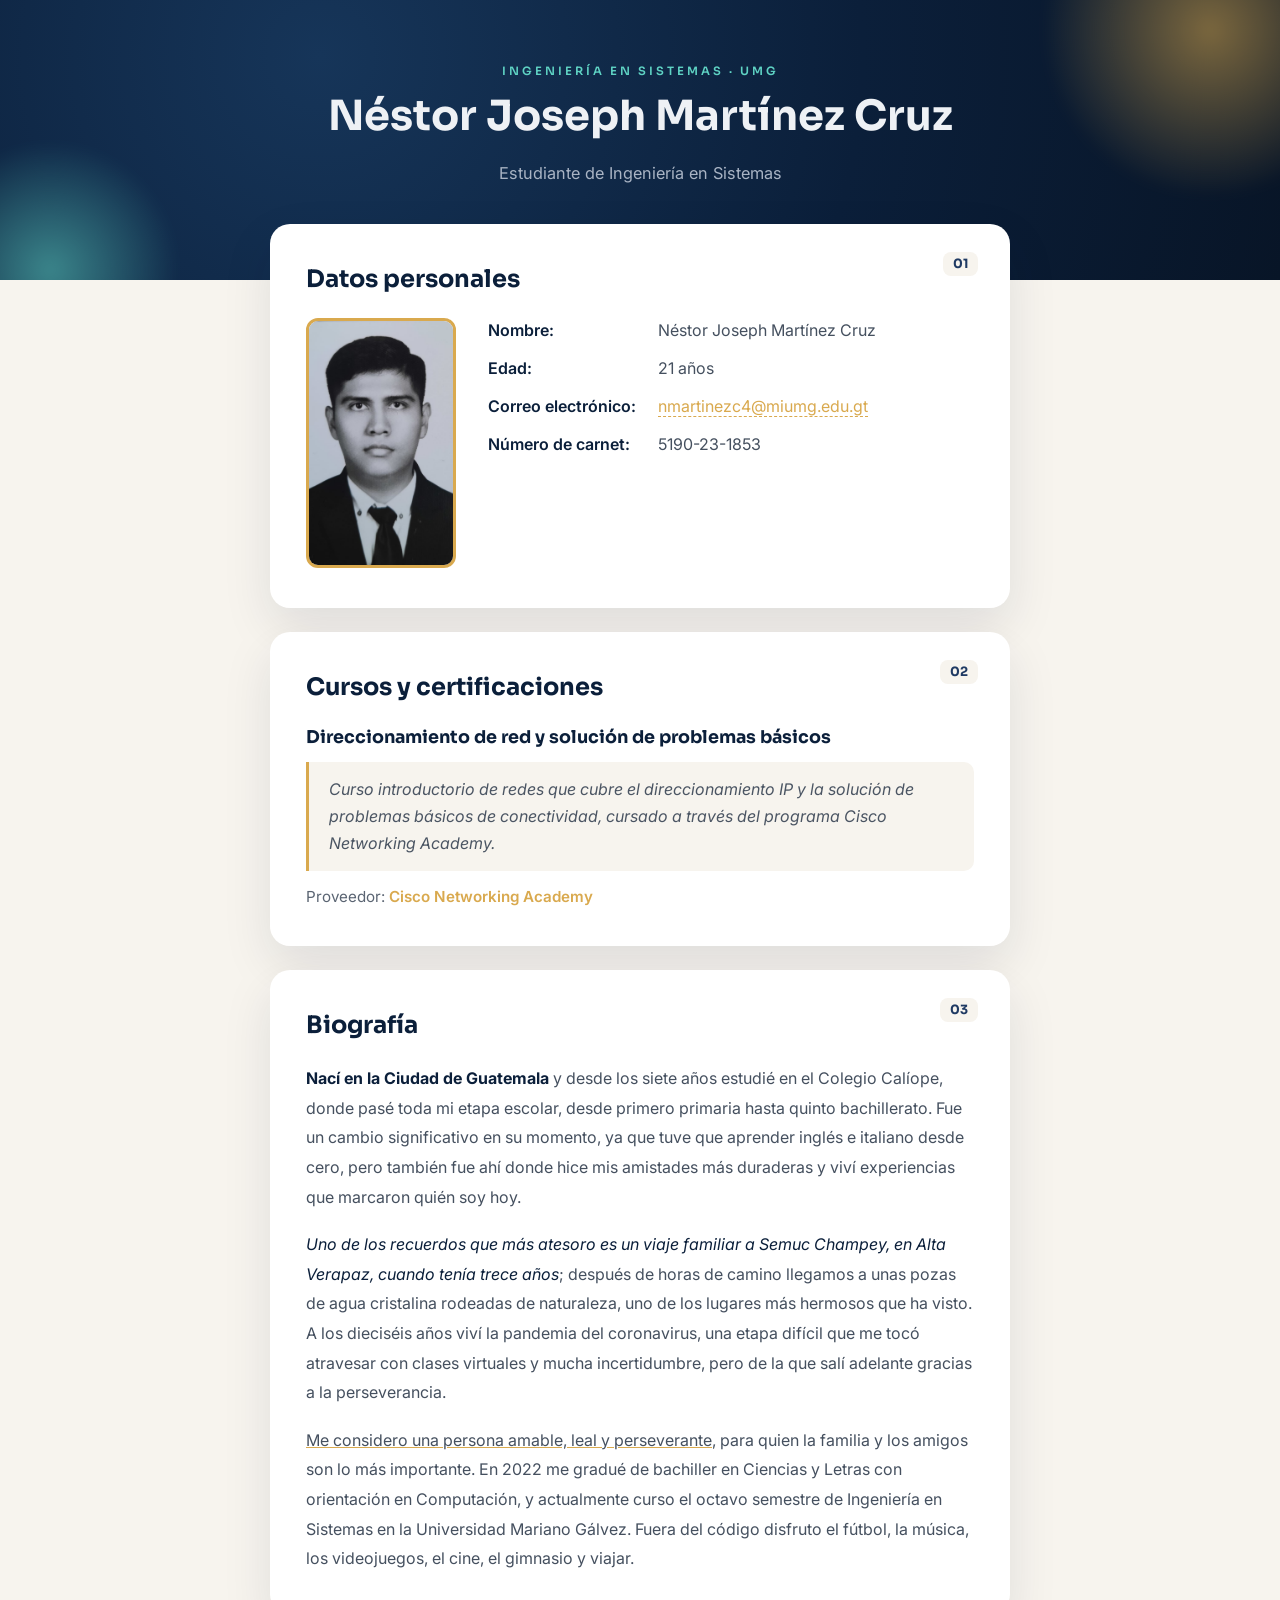
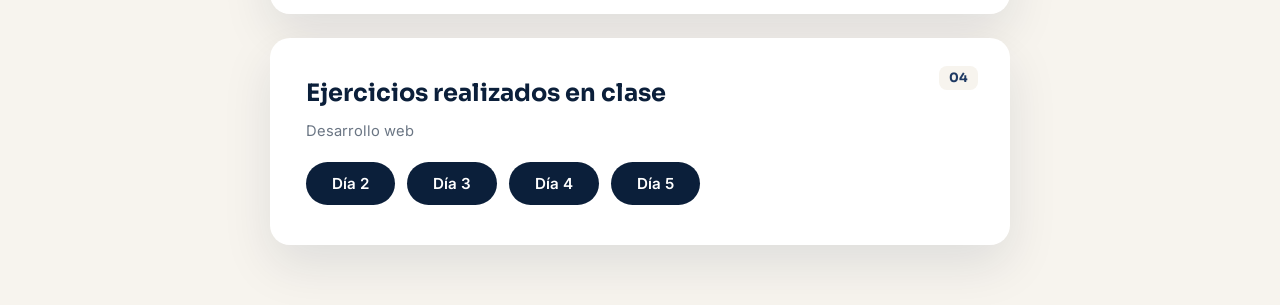
<file: paginapersonal/index.html>
<!DOCTYPE html>
<!-- lang="es": Define el idioma principal del documento como español -->
<html lang="es">
<head>
    <!-- <meta charset="UTF-8">: Permite la visualización de tildes, eñes y caracteres especiales -->
    <meta charset="UTF-8">
    <!-- <meta name="viewport">: Ajusta la escala y dimensiones para dispositivos móviles (Responsive Web Design) -->
    <meta name="viewport" content="width=device-width, initial-scale=1.0">
    <!-- <meta name="author">: Metadato que indica el autor del documento -->
    <meta name="author" content="Néstor Joseph Martínez Cruz">
    <!-- <meta name="description">: Resumen del contenido para motores de búsqueda (SEO) -->
    <meta name="description" content="Ejercicio práctico #1: Elaborar una página en lenguaje HTML, CSS y/o Bootstrap.">
    
    <!-- <title>: Título en la pestaña del navegador -->
    <title>Néstor Joseph Martínez Cruz</title>
    
    <!-- <link rel="preconnect">: Optimiza la conexión anticipada hacia el servidor de fuentes de Google Fonts -->
    <link rel="preconnect" href="https://fonts.googleapis.com">
    <!-- <link rel="stylesheet">: Importa las familias tipográficas Sora e Inter -->
    <link href="https://fonts.googleapis.com/css2?family=Sora:wght@500;600;700;800&family=Inter:wght@400;500;600&display=swap" rel="stylesheet">
    
    <!-- <link rel="stylesheet">: Vincula la hoja de estilos externa estilos.css -->
    <link rel="stylesheet" href="estilos.css" />
</head>
<body>

    <!-- <header>: Encabezado principal tipo Hero con elementos visuales decorativos -->
    <header class="hero">
        <div class="forma forma-1"></div>
        <div class="forma forma-2"></div>
        <div class="hero-contenido">
            <p class="eyebrow">Ingeniería en Sistemas · UMG</p>
            <h1>Néstor Joseph Martínez Cruz</h1>
            <p class="tagline">Estudiante de Ingeniería en Sistemas</p>
        </div>
    </header>

    <!-- <main>: Contenedor semántico que agrupa las secciones principales de la página -->
    <main>

        <!-- ===== DATOS PERSONALES ===== -->
        <!-- <section>: Agrupa temáticamente la información personal -->
        <section class="tarjeta datos-personales">
            <span class="numero-seccion">01</span>
            <h2>Datos personales</h2>
            <div class="datos-contenedor">
                <!-- <img>: Fotografía con texto alternativo 'alt' -->
                <img src="img/joseph-formal.jpg" alt="Fotografía de Néstor Joseph Martínez Cruz" class="foto-carnet">
                <div class="datos-tabla">
                    <p class="dato"><span class="etiqueta">Nombre:</span><span class="valor">Néstor Joseph Martínez Cruz</span></p>
                    <p class="dato"><span class="etiqueta">Edad:</span><span class="valor">21 años</span></p>
                    <!-- <a href="mailto:...">: Enlace que abre el cliente de correo predeterminado -->
                    <p class="dato"><span class="etiqueta">Correo electrónico:</span><span class="valor"><a href="mailto:nmartinezc4@miumg.edu.gt">nmartinezc4@miumg.edu.gt</a></span></p>
                    <p class="dato"><span class="etiqueta">Número de carnet:</span><span class="valor">5190-23-1853</span></p>
                </div>
            </div>
        </section>

        <!-- ===== CURSOS Y CERTIFICACIONES ===== -->
        <section class="tarjeta cursos">
            <span class="numero-seccion">02</span>
            <h2>Cursos y certificaciones</h2>
            <h3 class="curso-nombre">Direccionamiento de red y solución de problemas básicos</h3>
            <!-- <blockquote>: Representa una cita o bloque de descripción destacado -->
            <blockquote class="curso-descripcion">
                Curso introductorio de redes que cubre el direccionamiento IP y la
                solución de problemas básicos de conectividad, cursado a través del
                programa Cisco Networking Academy.
            </blockquote>
            <!-- target="_blank" abre en nueva pestaña, rel="noopener" mejora la seguridad y rendimiento -->
            <p class="curso-enlace">
                Proveedor: <a href="https://www.netacad.com/" target="_blank" rel="noopener">Cisco Networking Academy</a>
            </p>
        </section>


        <section class="tarjeta biografia">
            <span class="numero-seccion">03</span>
            <h2>Biografía</h2>
            <p>
                <!-- <strong>: Énfasis con importancia semántica (negrita) -->
                <strong>Nací en la Ciudad de Guatemala</strong> y desde los siete años estudié en el
                Colegio Calíope, donde pasé toda mi etapa escolar, desde primero primaria hasta
                quinto bachillerato. Fue un cambio significativo en su momento, ya que tuve que
                aprender inglés e italiano desde cero, pero también fue ahí donde hice mis
                amistades más duraderas y viví experiencias que marcaron quién soy hoy.
            </p>
            <p>
                <!-- <em>: Énfasis de tono o expresión (cursiva) -->
                <em>Uno de los recuerdos que más atesoro es un viaje familiar a Semuc Champey,
                en Alta Verapaz, cuando tenía trece años</em>; después de horas de camino llegamos
                a unas pozas de agua cristalina rodeadas de naturaleza, uno de los lugares más
                hermosos que ha visto. A los dieciséis años viví la pandemia del coronavirus,
                una etapa difícil que me tocó atravesar con clases virtuales y mucha incertidumbre,
                pero de la que salí adelante gracias a la perseverancia.
            </p>
            <p>
                <!-- <u>: Texto subrayado (enfatiza características) -->
                <u>Me considero una persona amable, leal y perseverante</u>, para quien la familia
                y los amigos son lo más importante. En 2022 me gradué de bachiller en Ciencias y
                Letras con orientación en Computación, y actualmente curso el octavo semestre de
                Ingeniería en Sistemas en la Universidad Mariano Gálvez. Fuera del código disfruto
                el fútbol, la música, los videojuegos, el cine, el gimnasio y viajar.
            </p>
        </section>

        <section class="tarjeta ejercicios">
            <span class="numero-seccion">04</span>
            <h2>Ejercicios realizados en clase</h2>
            <p class="ejercicios-sub">Desarrollo web</p>
            <!-- <nav>: Elemento semántico que agrupa enlaces de navegación -->
            <nav class="dias">
                <a href="../dia2/dia2.html"><span>Día 2</span></a>
                <a href="../dia3/dia3.html"><span>Día 3</span></a>
                <a href="../dia4/pagina.html"><span>Día 4</span></a>
                <a href="../dia5/dia5.html"><span>Día 5</span></a>
            </nav>
        </section>

    </main>

</body>
</html>
</file>
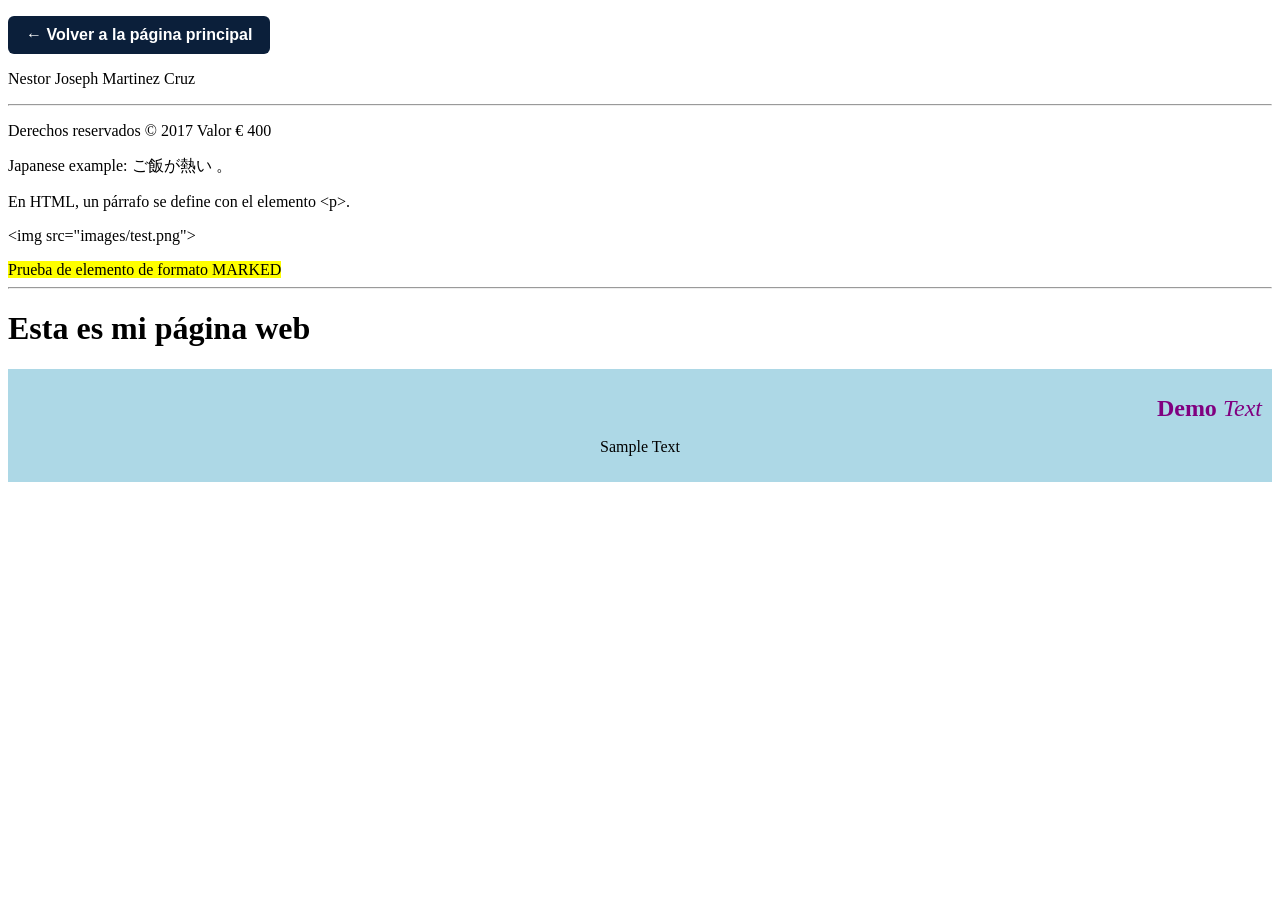
<file: dia2/dia2.html>
<!DOCTYPE html>
<!-- <html>: Elemento raíz que envuelve todo el documento HTML -->
<html lang="es">
    <head>
        <!-- <meta charset="utf-8">: Permite el soporte para tildes, caracteres japoneses y símbolos especiales -->
        <meta charset="utf-8">
        <!-- <title>: Define el título visible en la pestaña del navegador -->
        <title>Página Hola Mundo - Día 2</title>
    </head>
    <body>
        <!-- <a>: Enlace hipertexto (en este caso con estilo en línea para regresar al menú) -->
        <p><a href="../paginapersonal/index.html" style="display:inline-block;padding:10px 18px;background:#0b1f3a;color:#ffffff;text-decoration:none;border-radius:6px;font-family:Arial,sans-serif;font-weight:bold;">&larr; Volver a la página principal</a></p>
        
        <!-- <p>: Párrafo simple de texto -->
        <p>Nestor Joseph Martinez Cruz</p>
        
        <!-- <hr>: Línea horizontal divisoria temática (Horizontal Rule) -->
        <hr>
        
        <!-- Caracteres especiales como el símbolo de copyright © y de euro € -->
        <p>Derechos reservados © 2017 Valor € 400 </p>
        
        <!-- Ejemplo de texto en otros alfabetos (japonés) soportado gracias a UTF-8 -->
        <p>Japanese example: ご飯が熱い 。 </p>
        
        <!-- &lt; y &gt;: Entidades HTML para mostrar los signos menor que (<) y mayor que (>) como texto sin que el navegador los interprete como etiquetas -->
        <p>En HTML, un párrafo se define con el elemento &lt;p&gt;.</p>
        <p>&lt;img src=&quot;images/test.png&quot;&gt;</p>
        
        <!-- <mark>: Resalta el texto con un fondo de color amarillo por defecto (marcador/resaltador) -->
        <mark> Prueba de elemento de formato MARKED </mark>
        
        <hr>
        
        <!-- <h1>: Encabezado principal de nivel 1 -->
        <h1> Esta es mi página web </h1>
        
        <!-- Ejemplo de atributos y etiquetas de formato clásico/obsoleto de HTML antiguo: -->
        <!-- bgcolor: Atributo antiguo para color de fondo (actualmente se usa CSS background-color) -->
        <!-- align="right": Atributo antiguo para alinear a la derecha (actualmente se usa CSS text-align: right) -->
        <!-- <font>: Etiqueta antigua para cambiar tipografía, tamaño y color (actualmente reemplazada por CSS) -->
        <div style="background-color: lightblue; padding: 10px;">
            <p align="right">
                <font face="Console" size="5" color="purple">
                    <!-- <strong>: Texto en negrita con importancia semántica -->
                    <strong> Demo </strong> 
                    <!-- <em>: Texto en cursiva/énfasis semántico -->
                    <em> Text </em>
                </font>
                <!-- <center>: Etiqueta clásica para centrar texto (actualmente se usa CSS text-align: center) -->
                <center> Sample Text </center> 
            </p>
        </div>
    </body>
</html>
</file>
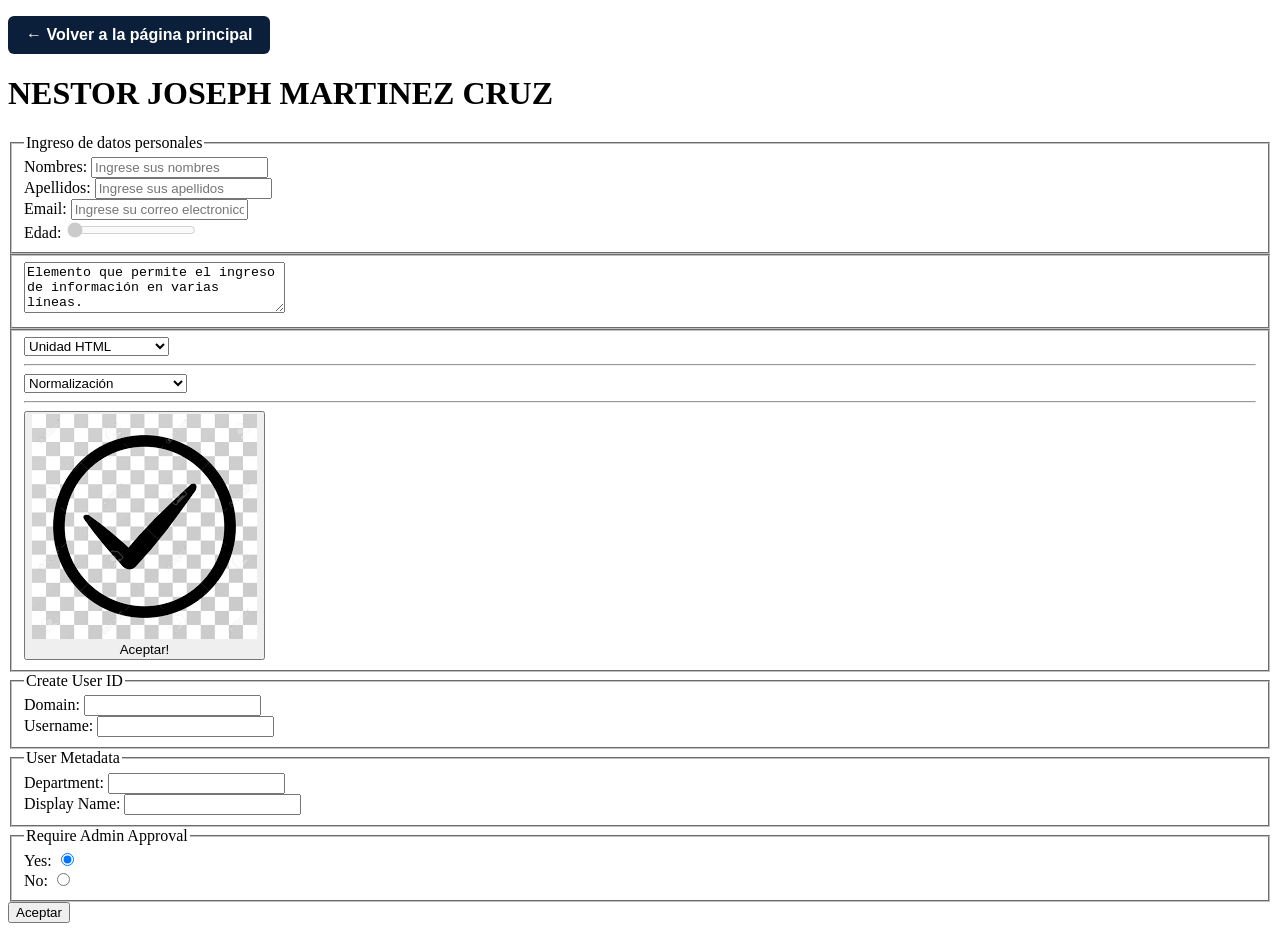
<file: dia3/dia3.html>
<!DOCTYPE html>
<html lang="es">
<head>
    <!-- Define la codificación de caracteres a UTF-8 -->
    <meta charset="UTF-8">
    <!-- Título de la pestaña del navegador -->
    <title>NESTOR JOSEPH MARTINEZ CRUZ - Día 3</title>
</head>
<body>

<!-- Enlace para retornar a la página principal -->
<p><a href="../paginapersonal/index.html" style="display:inline-block;padding:10px 18px;background:#0b1f3a;color:#ffffff;text-decoration:none;border-radius:6px;font-family:Arial,sans-serif;font-weight:bold;">&larr; Volver a la página principal</a></p>

<!-- <form>: Contenedor para recolectar datos ingresados por el usuario -->
<form> 
    <h1>NESTOR JOSEPH MARTINEZ CRUZ</h1>

    <!-- <fieldset>: Agrupa visualmente un conjunto de campos y controles de formulario relacionados -->
    <fieldset>
        <!-- <legend>: Título descriptivo que se muestra en el borde superior del fieldset -->
        <legend>Ingreso de datos personales</legend>
        
        <!-- <input type="text">: Campo para introducir una línea de texto plano -->
        <!-- placeholder: Texto de sugerencia o guía que desaparece al escribir -->
        Nombres: <input name="nombres" type="text" placeholder="Ingrese sus nombres"/> <br>
        Apellidos: <input name="apellidos" type="text" placeholder="Ingrese sus apellidos"/><br>
        
        <!-- <input type="email">: Campo para correo electrónico; valida automáticamente que tenga formato de email (con @ y dominio) -->
        <!-- required: Atributo que hace obligatorio llenar el campo antes de enviar el formulario -->
        Email: <input name="emaildir" type="email" placeholder="Ingrese su correo electronico" required/><br>
        
        <!-- <input type="range">: Control deslizante (slider) entre un valor mínimo (min) y máximo (max) -->
        <!-- disabled: Deshabilita el control para que el usuario no pueda modificarlo -->
        Edad: <input type="range" name="edad" min="18" max="100" value="18" disabled/><br>
    </fieldset>

    <fieldset>
        <!-- <textarea>: Campo de entrada de texto de múltiples líneas -->
        <!-- rows: Número de filas visibles de alto | cols: Número de columnas visibles de ancho -->
        <textarea rows="3" cols="30">
Elemento que permite el ingreso de información en varias líneas.
        </textarea>
    </fieldset>

    <fieldset>
        <!-- <select>: Lista desplegable (dropdown) para seleccionar una opción -->
        <select>
            <!-- <option>: Cada una de las opciones dentro de la lista; value es el valor que se envía al servidor -->
            <option value="HTML">Unidad HTML</option>
            <option value="PHP">Unidad PHP</option>
            <option value="CSS">Unidad CSS</option>
            <option value="INTRO">Introducción al curso</option>
        </select>
        
        <hr>
        
        <!-- <optgroup>: Permite agrupar opciones relacionadas dentro de un <select> bajo una categoría (label) -->
        <select>    
            <optgroup label="Bases de Datos">
                <option value="Base1">Normalización</option>
                <option value="Base2">DDL</option>
            </optgroup>
            <optgroup label="Programación">
                <option value="Progra1">Programación I</option>
                <option value="Progra2">Programación II</option>
            </optgroup>
            <optgroup label="Contabilidad">
                <option value="Conta1">Contabilidad General</option>
            </optgroup>
        </select>
        
        <hr>
        
        <!-- <button type="button">: Botón personalizable que puede contener elementos HTML internos como imágenes o texto -->
        <button type="button">  
            <!-- <img>: Muestra una imagen; alt proporciona texto alternativo para accesibilidad -->
            <img src="OK.png" alt="OK"/> 
            <br/>
            Aceptar!
        </button>
    </fieldset>

    <fieldset>
      <legend>Create User ID</legend>
      Domain: <input type="text" name="group" value="" />
      <br />
      Username: <input type="text" name="identity" value="" />
    </fieldset>

    <fieldset>
      <legend>User Metadata</legend>
      Department: <input type="text" name="dept" value="" />
      <br />
      Display Name: <input type="text" name="name" value="" />
    </fieldset>

    <fieldset>
      <legend>Require Admin Approval</legend>
      <!-- <input type="radio">: Botón de opción circular excluyente (los que comparten el mismo 'name' solo permiten seleccionar uno) -->
      <!-- checked: Marca la opción como seleccionada por defecto -->
      Yes: <input type="radio" name="approval" value="true" checked="checked" />
      <br />
      No: <input type="radio" name="approval" value="false" />
    </fieldset>

    <!-- <input type="submit">: Botón estándar para procesar y enviar los datos del formulario -->
    <input type="submit" value="Aceptar"/>
</form>

</body>
</html>
</file>
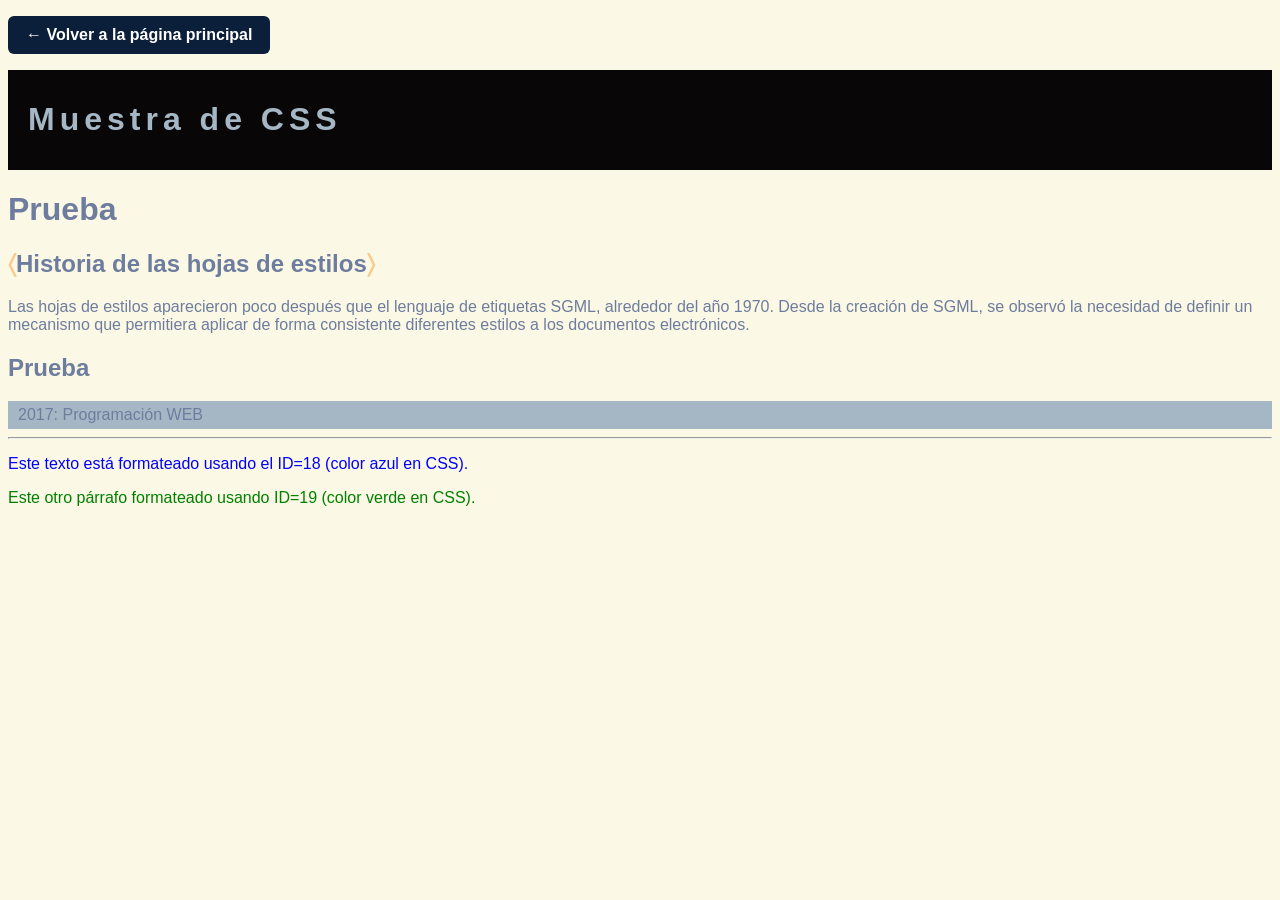
<file: dia4/pagina.html>
<!DOCTYPE html>
<html lang="es">
    <head>
        <!-- Codificación de caracteres estándar -->
        <meta charset="UTF-8">
        <title>NESTOR JOSEPH MARTINEZ CRUZ - Día 4</title>
        
        <!-- <link rel="stylesheet">: Enlaza una hoja de estilos CSS externa (estilos.css) al documento HTML -->
        <link rel="stylesheet" href="estilos.css" />
    </head>
    <body>
        <!-- Enlace para volver a la página principal -->
        <p><a href="../paginapersonal/index.html" style="display:inline-block;padding:10px 18px;background:#0b1f3a;color:#ffffff;text-decoration:none;border-radius:6px;font-family:Arial,sans-serif;font-weight:bold;">&larr; Volver a la página principal</a></p>
        
        <!-- <header>: Encabezado semántico del documento o sección -->
        <header>
            <!-- <h1> dentro de <header>: Afectado por el selector de CSS "header > h1" -->
            <h1>Muestra de CSS</h1>
        </header>

        <!-- <h1> directo en el body: NO afectado por el selector "header > h1" -->
        <h1>Prueba</h1>

        <!-- <article>: Contenedor semántico para contenido independiente y autónomo (artículos, posts, noticias) -->
        <article>
            <!-- <h2> dentro de <article>: Afectado por las reglas "article > h2", ::before y ::after de CSS -->
            <h2>Historia de las hojas de estilos</h2>
            <p>Las hojas de estilos aparecieron poco después que el lenguaje de
            etiquetas SGML, alrededor del año 1970. Desde la creación de SGML, se observó la
            necesidad de definir un mecanismo que permitiera aplicar de forma consistente
            diferentes estilos a los documentos electrónicos.</p>
        </article>

        <!-- <h2> fuera de <article>: No recibe los pseudoelementos ::before ni ::after -->
        <h2>Prueba</h2>

        <!-- <footer>: Pie de página semántico -->
        <footer>
            2017: Programación WEB
        </footer>
        
        <hr>
        
        <!-- id="p18" e id="p19": Identificadores únicos que permiten aplicar estilos CSS específicos mediante "#p18" y "#p19" -->
        <p id="p18">Este texto está formateado usando el ID=18 (color azul en CSS).</p>
        <p id="p19">Este otro párrafo formateado usando ID=19 (color verde en CSS).</p>
    </body>
</html>
</file>
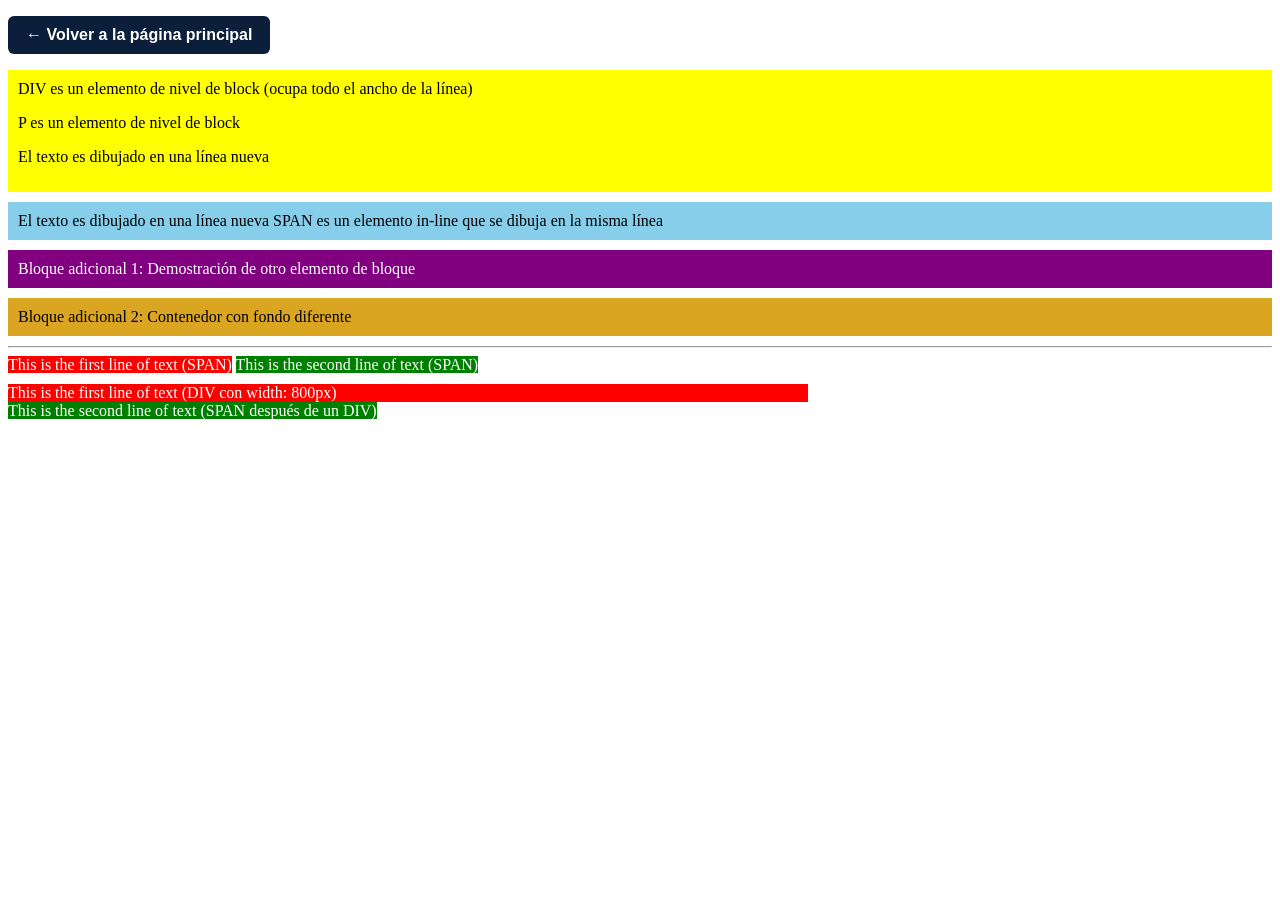
<file: dia5/dia5.html>
<!DOCTYPE html>
<html lang="es">
<head>
    <!-- Codificación de caracteres estándar -->
    <meta charset="UTF-8">
    <!-- Viewport para compatibilidad con pantallas móviles -->
    <meta name="viewport" content="width=device-width, initial-scale=1.0">
    <title>Néstor Joséph Martinez Cruz - Día 5 (Block vs Inline)</title>
</head>
<body>
    <!-- Enlace de navegación para regresar a la página principal -->
    <p><a href="../paginapersonal/index.html" style="display:inline-block;padding:10px 18px;background:#0b1f3a;color:#ffffff;text-decoration:none;border-radius:6px;font-family:Arial,sans-serif;font-weight:bold;">&larr; Volver a la página principal</a></p>
    
    <!-- ========================================================= -->
    <!-- ELEMENTOS DE BLOQUE (BLOCK-LEVEL ELEMENTS):               -->
    <!-- Ocupan todo el ancho disponible y siempre inician en una  -->
    <!-- nueva línea (ejemplos: <div>, <p>, <h1>-<h6>, <section>). -->
    <!-- ========================================================= -->
    
    <!-- <div>: Contenedor genérico en bloque con estilos en línea (fondo amarillo, padding y margen inferior) -->
    <div style="background-color: yellow; padding: 10px; margin-bottom: 10px;"> 
        DIV es un elemento de nivel de block (ocupa todo el ancho de la línea)
        <!-- <p>: Párrafo también es un elemento de bloque, por lo que crea un salto de línea automático -->
        <p>
            P es un elemento de nivel de block
        </p>
        <p>
            El texto es dibujado en una línea nueva
        </p>
    </div>

    <!-- ========================================================= -->
    <!-- ELEMENTOS EN LÍNEA (INLINE ELEMENTS):                     -->
    <!-- Ocupan solo el espacio necesario de su contenido y NO     -->
    <!-- fuerzan un salto de línea (ejemplos: <span>, <a>, <strong>)-->
    <!-- ========================================================= -->
    
    <div style="background-color: skyblue; padding: 10px; margin-bottom: 10px;">
        El texto es dibujado en una línea nueva
        <!-- <span>: Contenedor genérico en línea; no corta la línea del texto circundante -->
        <span>
            SPAN es un elemento in-line que se dibuja en la misma línea
        </span>
    </div>

    <!-- Bloques adicionales demostrando cómo los elementos <div> se apilan verticalmente -->
    <div style="background-color: purple; color: white; padding: 10px; margin-bottom: 10px;">
        Bloque adicional 1: Demostración de otro elemento de bloque
    </div>

    <div style="background-color: goldenrod; padding: 10px; margin-bottom: 10px;">
        Bloque adicional 2: Contenedor con fondo diferente
    </div>
    
    <!-- <hr>: Línea de separación temática -->
    <hr>
    
    <!-- ========================================================= -->
    <!-- COMPARACIÓN VISUAL: SPAN vs DIV                           -->
    <!-- ========================================================= -->
    
    <!-- Dos <span> consecutivos se colocan uno al lado del otro en la misma línea horizontal -->
    <span style="background-color: red; color: white;">This is the first line of text (SPAN)</span>
    <span style="background-color: green; color: white;">This is the second line of text (SPAN)</span>
    
    <!-- Un <div> con ancho fijo (width: 800px) fuerza su propia línea porque es de bloque -->
    <div style="background-color: red; color: white; width: 800px; margin-top: 10px;">This is the first line of text (DIV con width: 800px)</div>
    
    <span style="background-color: green; color: white;">This is the second line of text (SPAN después de un DIV)</span>
</body>
</html>
</file>
<file: paginapersonal/estilos.css>
:root {
    --azul-noche: #0b1f3a;
    --azul-tarjeta-borde: #1f3a63;
    --dorado: #d9a94e;
    --menta: #5fd3c4;
    --hueso: #f7f4ee;
    --texto-claro: #eef1f5;
    --texto-tenue: #a9b4c4;
    --texto-oscuro: #24303f;
}

* {
    box-sizing: border-box;
}

body {
    margin: 0;
    background: var(--hueso);
    color: var(--texto-oscuro);
    font-family: 'Inter', system-ui, sans-serif;
    -webkit-font-smoothing: antialiased;
}

h1, h2, h3 {
    font-family: 'Sora', sans-serif;
    margin: 0;
}

/* ===== HERO ===== */
.hero {
    position: relative;
    background: radial-gradient(circle at 25% 20%, #163559 0%, var(--azul-noche) 55%, #081527 100%);
    color: var(--texto-claro);
    padding: 64px 24px 92px;
    overflow: hidden;
    text-align: center;
}

.forma {
    position: absolute;
    border-radius: 50%;
    filter: blur(6px);
    opacity: 0.55;
}

.forma-1 {
    width: 340px;
    height: 340px;
    background: radial-gradient(circle, var(--dorado) 0%, transparent 70%);
    top: -140px;
    right: -100px;
}

.forma-2 {
    width: 260px;
    height: 260px;
    background: radial-gradient(circle, var(--menta) 0%, transparent 70%);
    bottom: -120px;
    left: -80px;
}

.hero-contenido {
    position: relative;
    z-index: 1;
    max-width: 640px;
    margin: 0 auto;
    animation: aparecer 0.7s ease both;
}

.eyebrow {
    font-family: 'Sora', sans-serif;
    letter-spacing: 3px;
    text-transform: uppercase;
    font-size: 0.72rem;
    color: var(--menta);
    margin: 0 0 14px;
    font-weight: 600;
}

.hero h1 {
    font-size: clamp(1.8rem, 5vw, 2.6rem);
    font-weight: 700;
    line-height: 1.2;
    margin-bottom: 18px;
}

.tagline {
    color: var(--texto-tenue);
    font-size: 1.02rem;
    line-height: 1.7;
    margin: 0 auto;
    max-width: 480px;
}

@keyframes aparecer {
    from { opacity: 0; transform: translateY(18px); }
    to { opacity: 1; transform: translateY(0); }
}

/* ===== MAIN / TARJETAS ===== */
main {
    max-width: 780px;
    margin: -56px auto 0;
    padding: 0 20px 60px;
    position: relative;
    z-index: 2;
    display: flex;
    flex-direction: column;
    gap: 24px;
}

.tarjeta {
    background: #fff;
    border-radius: 20px;
    padding: 40px 36px;
    box-shadow: 0 20px 50px rgba(11, 31, 58, 0.1);
    position: relative;
}

.numero-seccion {
    position: absolute;
    top: 28px;
    right: 32px;
    font-family: 'Sora', sans-serif;
    font-size: 0.8rem;
    font-weight: 700;
    color: var(--azul-tarjeta-borde);
    background: var(--hueso);
    padding: 4px 10px;
    border-radius: 8px;
}

.tarjeta h2 {
    font-size: 1.5rem;
    color: var(--azul-noche);
    margin-bottom: 24px;
}

/* ===== DATOS PERSONALES ===== */
.datos-contenedor {
    display: flex;
    gap: 32px;
    align-items: flex-start;
    flex-wrap: wrap;
}

.foto-carnet {
    width: 150px;
    height: 250px;
    object-fit: cover;
    border-radius: 12px;
    border: 3px solid var(--dorado);
    flex-shrink: 0;
}

.datos-tabla {
    flex: 1;
    min-width: 240px;
}

.dato {
    margin: 0 0 14px;
    line-height: 1.5;
}

.etiqueta {
    display: inline-block;
    width: 170px;
    font-weight: 600;
    color: var(--azul-noche);
}

.valor {
    display: inline-block;
    color: #45505f;
}

.valor a {
    color: var(--dorado);
    text-decoration: none;
    border-bottom: 1px dashed var(--dorado);
}

.valor a:hover {
    color: var(--azul-noche);
}

/* ===== CURSOS Y CERTIFICACIONES ===== */
.curso-nombre {
    font-size: 1.1rem;
    color: var(--azul-noche);
    margin-bottom: 14px;
}

.curso-descripcion {
    margin: 0 0 16px;
    padding: 14px 20px;
    border-left: 3px solid var(--dorado);
    background: var(--hueso);
    color: #4b5563;
    font-style: italic;
    line-height: 1.7;
    border-radius: 0 10px 10px 0;
}

.curso-enlace {
    margin: 0;
    font-size: 0.95rem;
    color: #5a6472;
}

.curso-enlace a {
    color: var(--dorado);
    font-weight: 600;
    text-decoration: none;
}

.curso-enlace a:hover {
    text-decoration: underline;
}

/* ===== BIOGRAFÍA ===== */
.biografia p {
    font-size: 1rem;
    line-height: 1.85;
    color: #45505f;
    margin: 0 0 18px;
}

.biografia p:last-child {
    margin-bottom: 0;
}

.biografia strong { color: var(--azul-noche); }
.biografia em { color: var(--azul-noche); }
.biografia u { text-decoration-color: var(--dorado); }

/* ===== EJERCICIOS ===== */
.ejercicios-sub {
    color: #6b7684;
    font-size: 0.92rem;
    margin: -10px 0 22px;
}

.dias {
    display: flex;
    justify-content: flex-start;
    gap: 12px;
    flex-wrap: wrap;
}

.dias a {
    text-decoration: none;
    color: #fff;
    background: var(--azul-noche);
    font-weight: 600;
    font-size: 0.95rem;
    padding: 12px 26px;
    border-radius: 999px;
    transition: transform 0.2s ease, background 0.2s ease;
}

.dias a:hover {
    transform: translateY(-3px);
    background: var(--dorado);
    color: var(--azul-noche);
}

/* ===== RESPONSIVE ===== */
@media (max-width: 600px) {
    .hero {
        padding: 52px 18px 80px;
    }
    main {
        margin-top: -48px;
    }
    .tarjeta {
        padding: 30px 22px;
    }
    .numero-seccion {
        top: 20px;
        right: 20px;
    }
    .datos-contenedor {
        flex-direction: column;
        align-items: center;
        text-align: left;
    }
    .etiqueta {
        width: 140px;
    }
}

@media (prefers-reduced-motion: reduce) {
    .hero-contenido {
        animation: none;
    }
}
</file>
<file: dia4/estilos.css>
/* Selector de tipo (etiqueta): Aplica estilos a todo el cuerpo de la página */
body {
    background-color: #fbf8e5; /* Color de fondo beige claro */
    color: #6e7d9e;            /* Color principal del texto */
    font-family: 'Segoe UI', Tahoma, Geneva, Verdana, sans-serif; /* Familia tipográfica con fuentes de respaldo */
}

/* Selector para el contenedor del encabezado */
header {
    background-color: #080607; /* Fondo oscuro */
    color: #A5B7C5;            /* Color de texto claro */
    padding: 10px 20px;        /* Espaciado interno: 10px arriba/abajo, 20px izquierda/derecha */
}

/* Selector de hijo directo (>): Aplica únicamente a los <h1> que sean hijos inmediatos de <header> */
header > h1 {
    letter-spacing: 5px;       /* Espaciado entre letras (tracking) */
}

/* Selector de hijo directo: Aplica a los <h2> que sean hijos inmediatos de <article> */
article > h2 {
    font-weight: bolder;       /* Grosor de la fuente más marcado (negrita fuerte) */
}

/* Pseudoelemento ::before: Inserta contenido decorativo ANTES del texto del <h2> dentro de <article> */
article > h2::before {
    content: "\002329";        /* Código unicode para el símbolo de corchete angular izquierdo 〈 */
    color: #F9C989;            /* Color naranja pastel */
}

/* Pseudoelemento ::after: Inserta contenido decorativo DESPUÉS del texto del <h2> dentro de <article> */
article > h2::after {
    content: "\00232A";        /* Código unicode para el símbolo de corchete angular derecho 〉 */
    color: #F9C989;            /* Color naranja pastel */
}

/* Selector para el pie de página */
footer {
    background-color: #A5B7C5; /* Color de fondo grisáceo */
    padding: 5px 10px;         /* Espaciado interno */
}

/* Selector de ID (#): Selecciona el elemento único con id="p18" */
#p18 { 
    color: blue;               /* Color de texto azul */
}

/* Selector de ID (#): Selecciona el elemento único con id="p19" */
#p19 { 
    color: green;              /* Color de texto verde */
}
</file>
